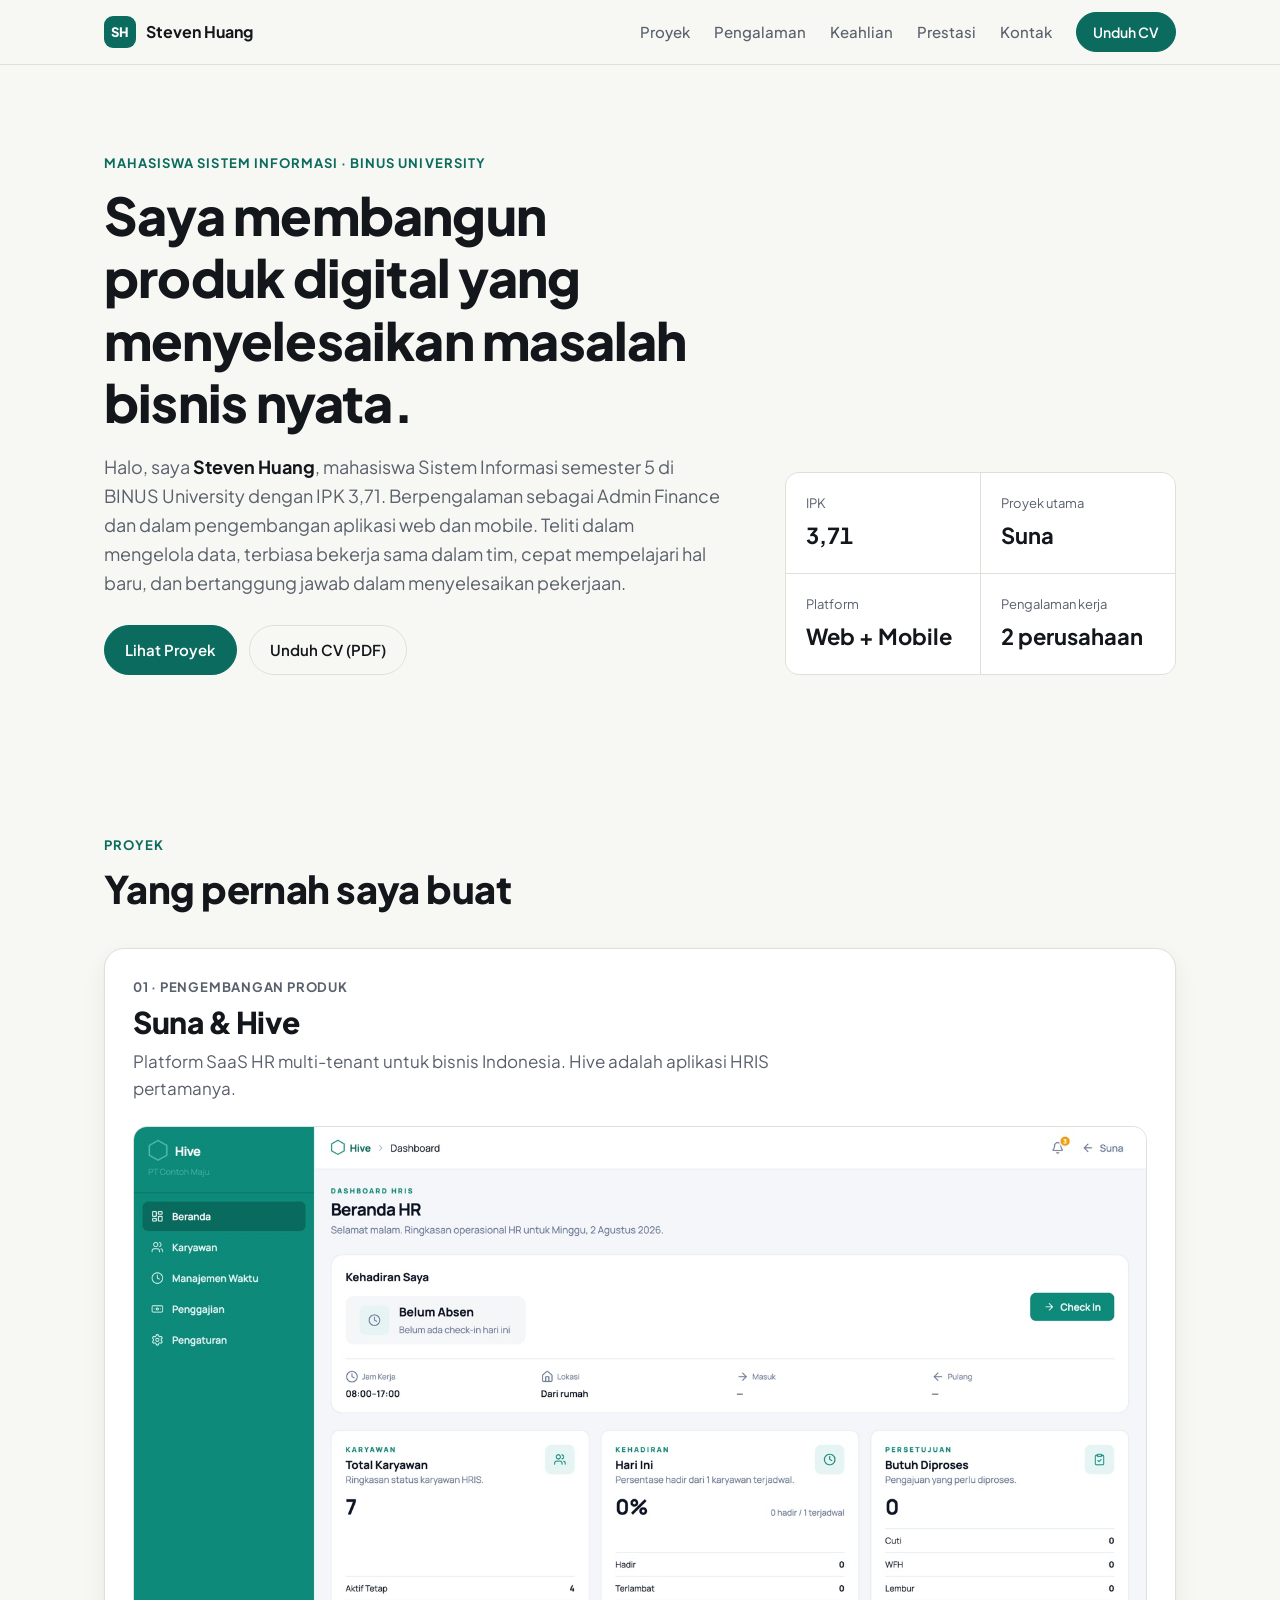
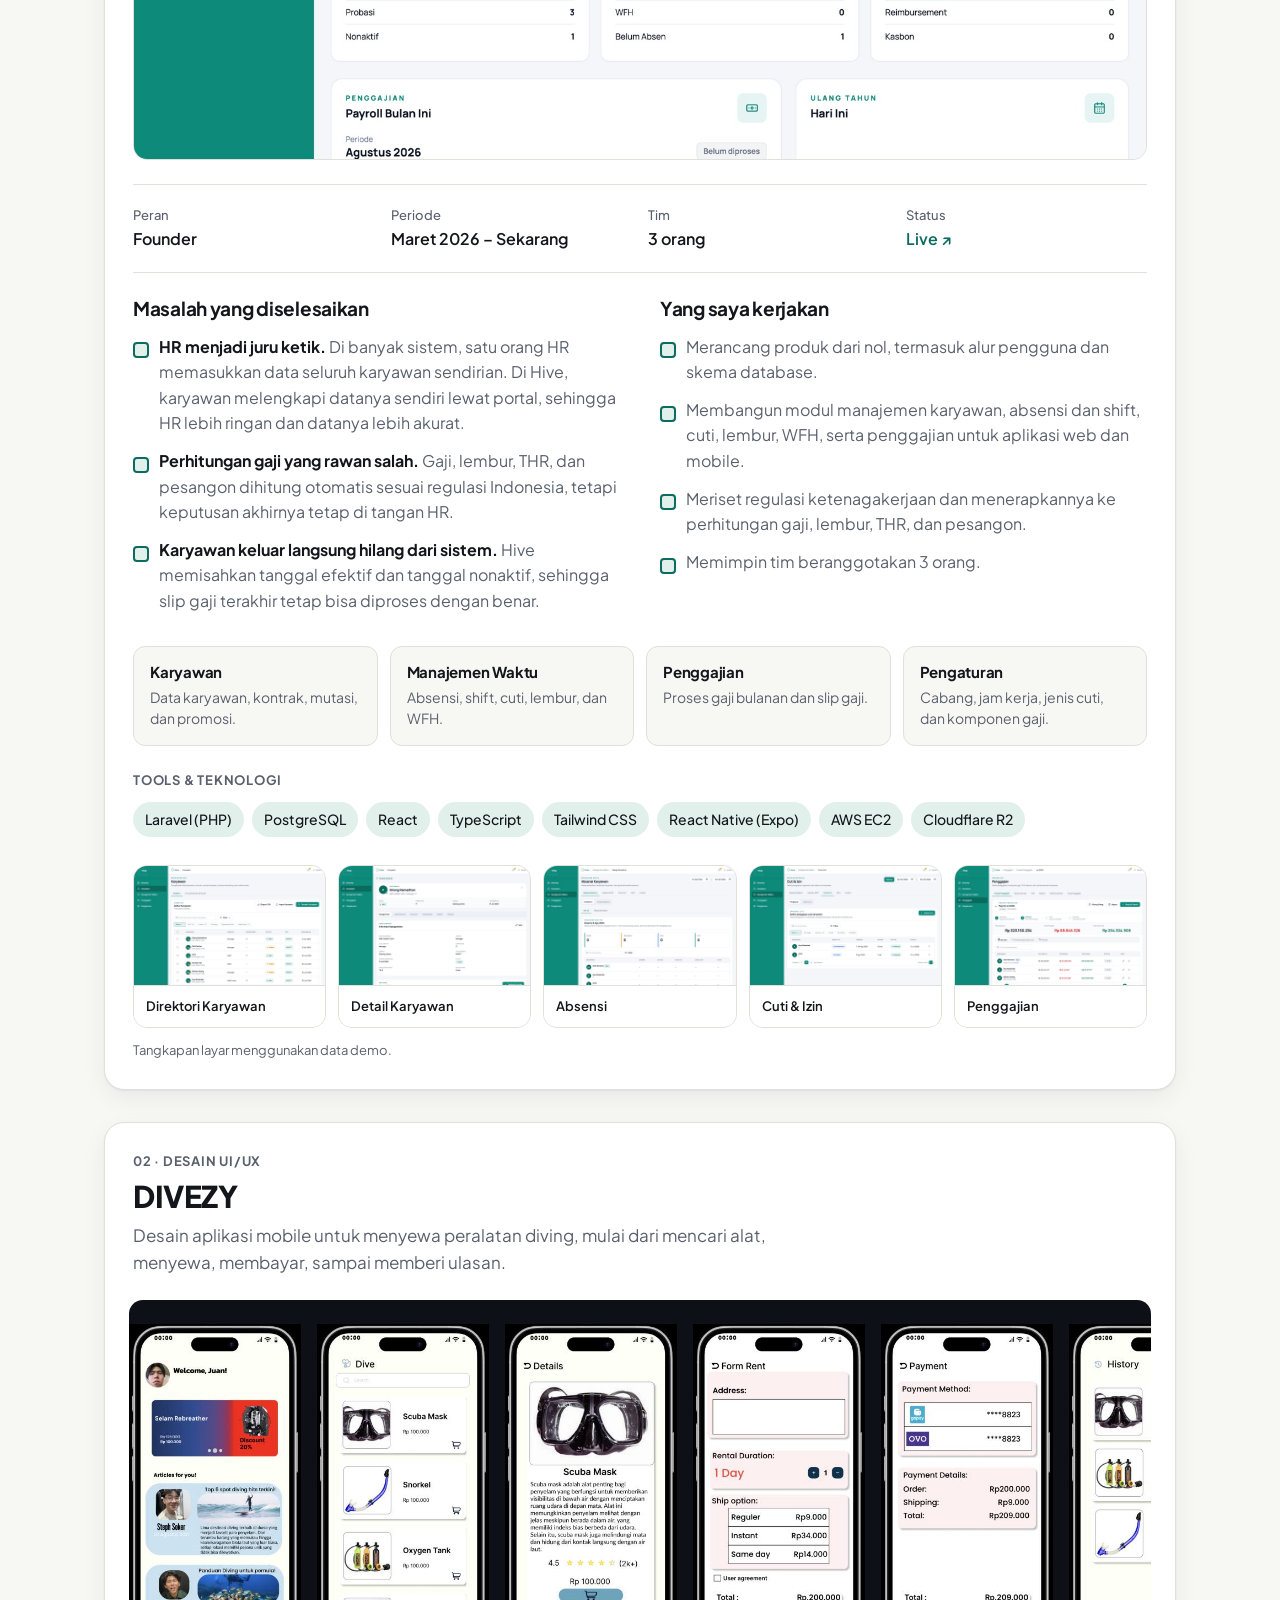
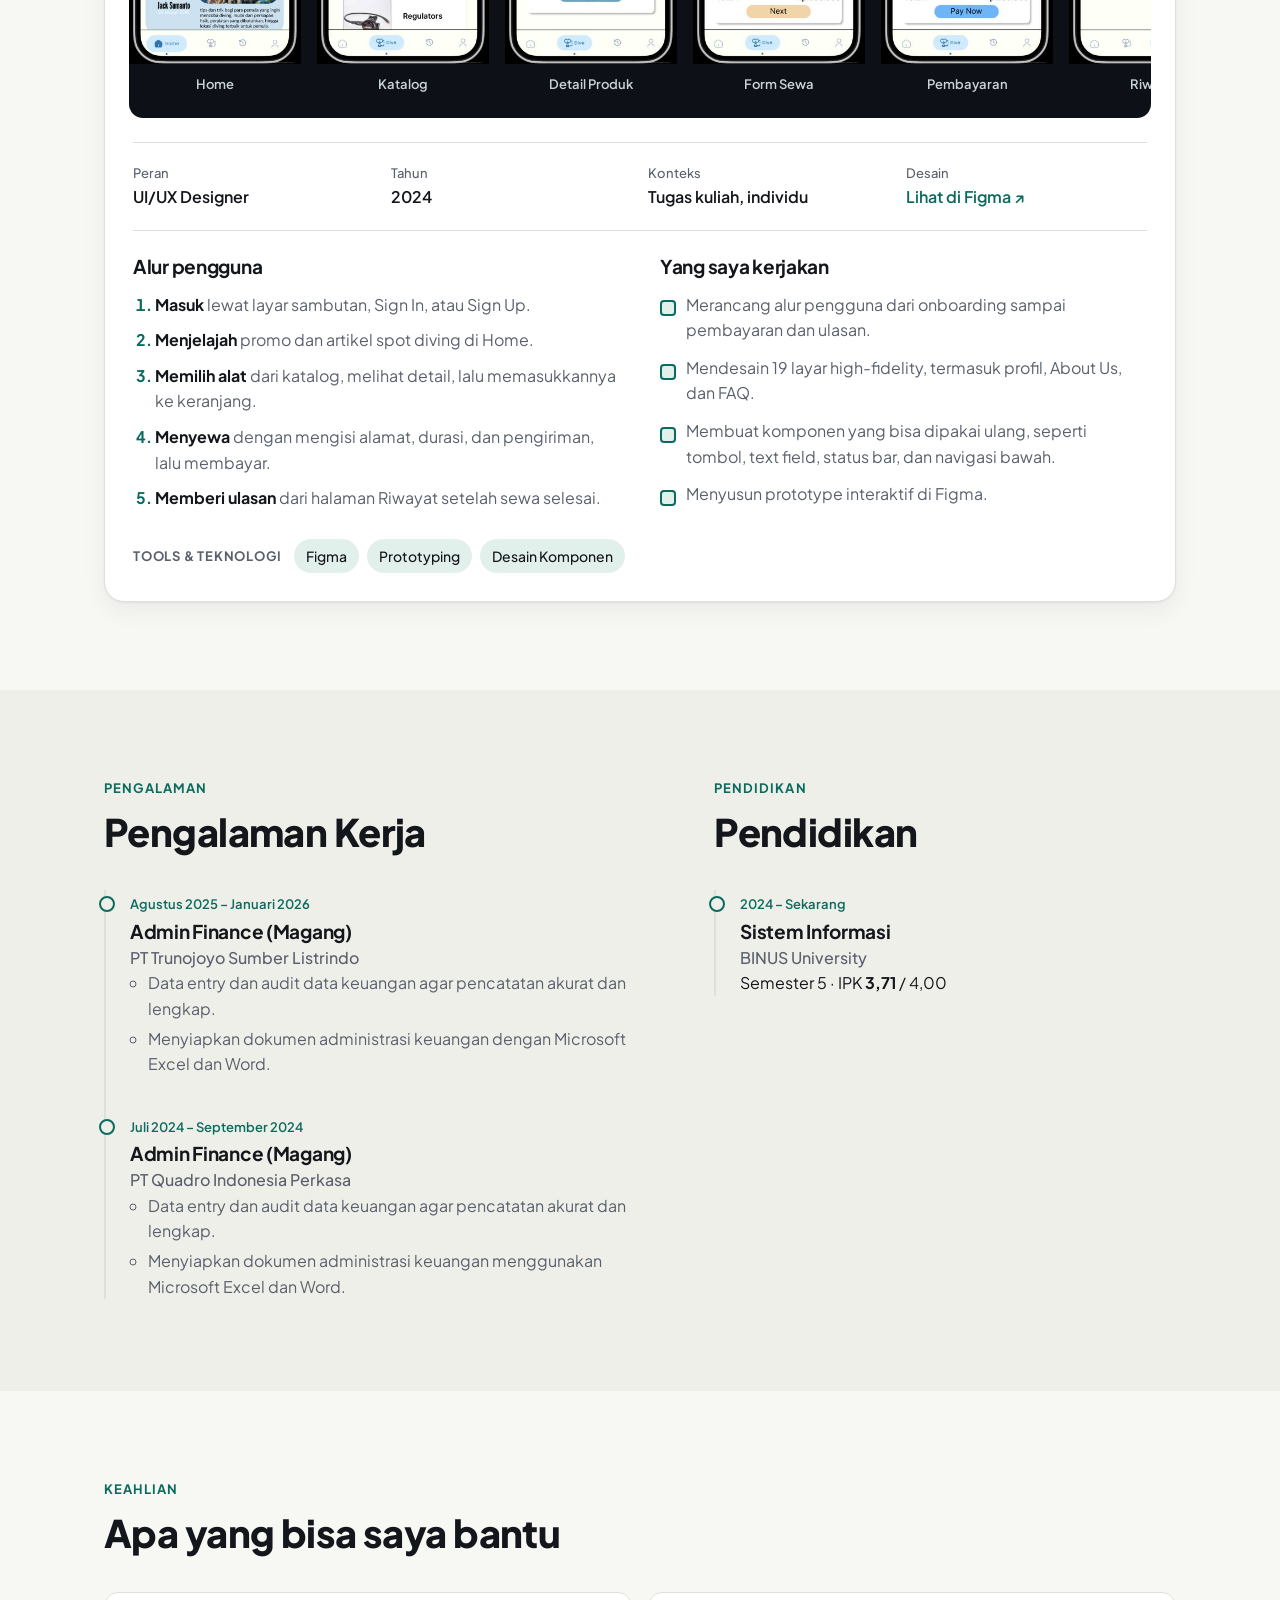
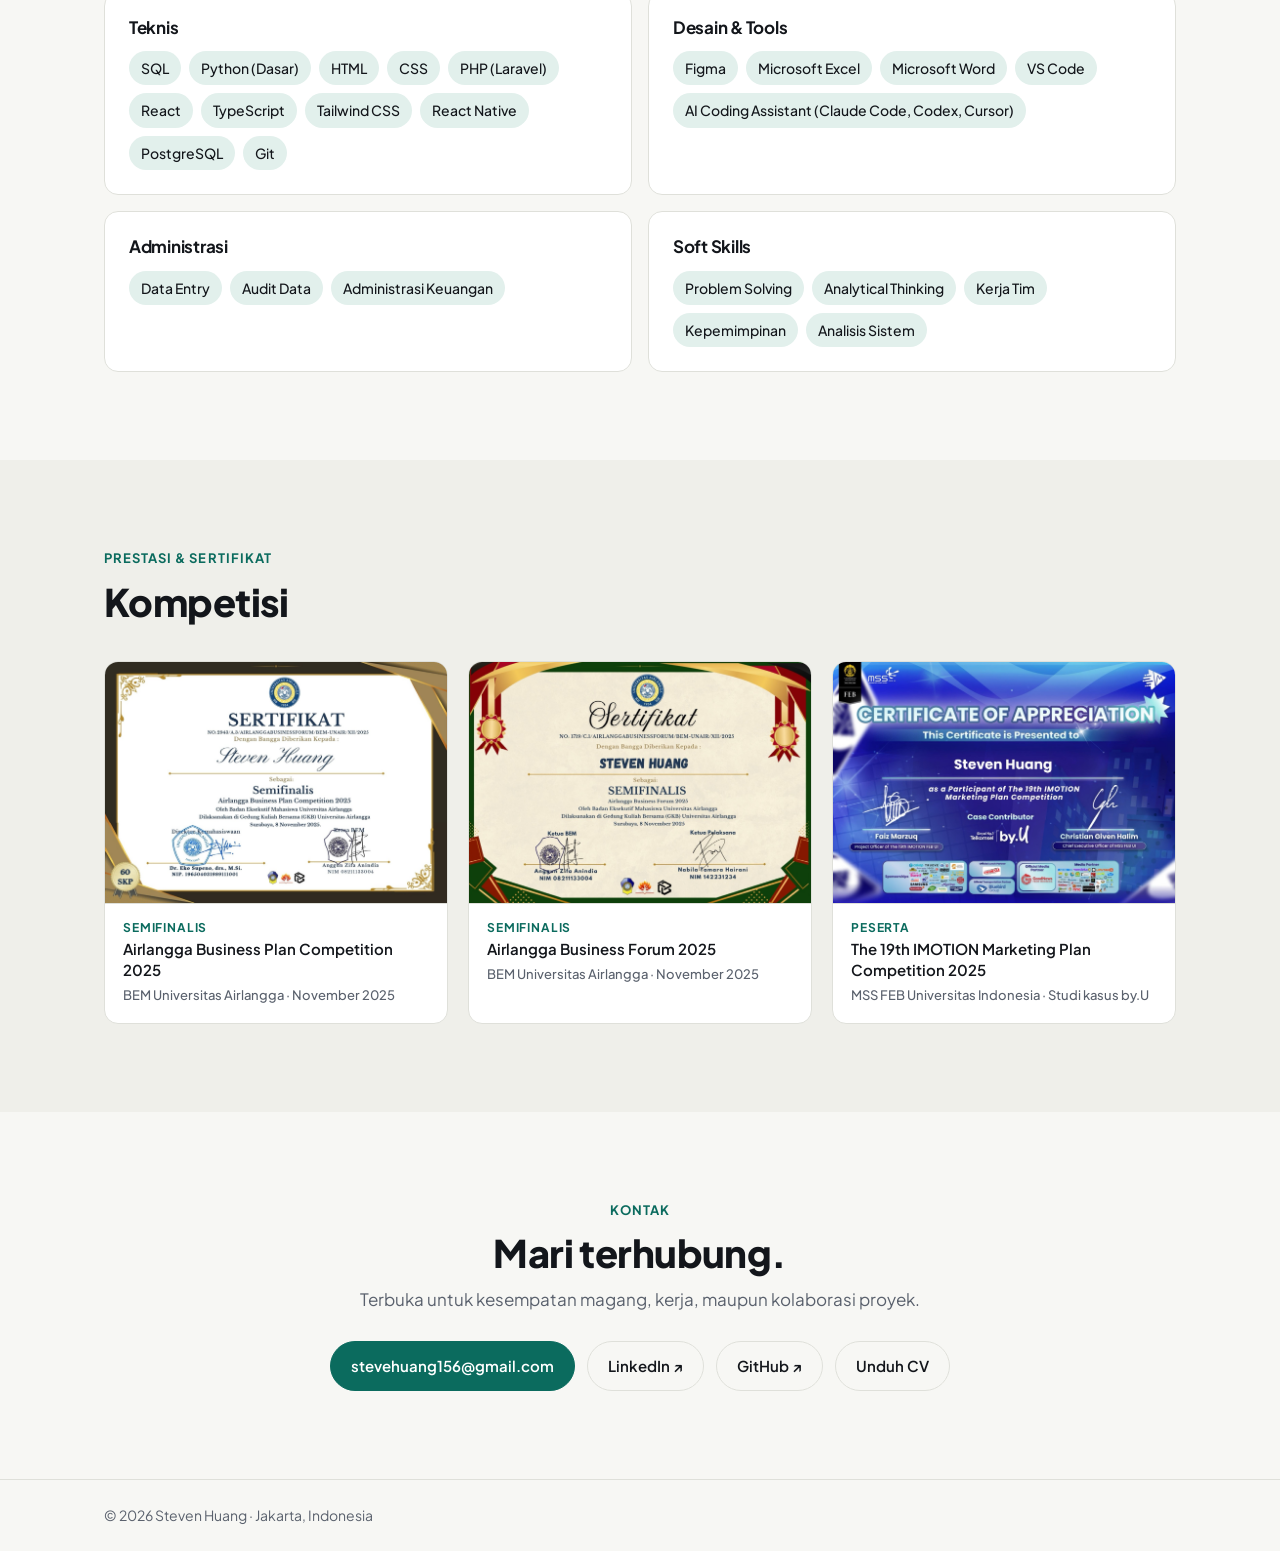
<file: index.html>
<!doctype html>
<html lang="id">
<head>
  <meta charset="utf-8">
  <meta name="viewport" content="width=device-width, initial-scale=1">
  <title>Steven Huang — Portofolio</title>
  <meta name="description" content="Portofolio Steven Huang, mahasiswa Sistem Informasi BINUS University.">
  <meta property="og:title" content="Steven Huang — Portofolio">
  <meta property="og:description" content="Mahasiswa Sistem Informasi BINUS University.">
  <meta property="og:image" content="assets/img/hive/dashboard-hr.jpg">
  <meta name="theme-color" content="#0b6b5e">
  <link rel="icon" href="data:image/svg+xml,%3Csvg xmlns='http://www.w3.org/2000/svg' viewBox='0 0 32 32'%3E%3Crect width='32' height='32' rx='8' fill='%230b6b5e'/%3E%3Ctext x='16' y='22' font-family='Arial' font-weight='700' font-size='15' fill='white' text-anchor='middle'%3ESH%3C/text%3E%3C/svg%3E">
  <link rel="preconnect" href="https://fonts.googleapis.com">
  <link rel="preconnect" href="https://fonts.gstatic.com" crossorigin>
  <link href="https://fonts.googleapis.com/css2?family=Plus+Jakarta+Sans:wght@400;500;600;700;800&display=swap" rel="stylesheet">
  <link rel="stylesheet" href="assets/css/style.css">
</head>
<body>

<header class="nav" id="top">
  <div class="wrap nav-inner">
    <a class="brand" href="#top" aria-label="Kembali ke atas"><span class="brand-mark">SH</span>Steven Huang</a>
    <button class="nav-toggle" aria-expanded="false" aria-controls="nav-links" aria-label="Buka menu">
      <span></span><span></span>
    </button>
    <nav id="nav-links" class="nav-links">
      <a href="#proyek">Proyek</a>
      <a href="#pengalaman">Pengalaman</a>
      <a href="#keahlian">Keahlian</a>
      <a href="#prestasi">Prestasi</a>
      <a href="#kontak">Kontak</a>
      <a class="btn btn-small" href="cv/CV_Steven_Huang_ATS.pdf" download>Unduh CV</a>
    </nav>
  </div>
</header>

<main>

  <!-- HERO -->
  <section class="hero">
    <div class="wrap hero-grid">
      <div class="hero-copy">
        <p class="eyebrow">Mahasiswa Sistem Informasi · BINUS University</p>
        <h1>Saya membangun produk digital yang menyelesaikan masalah bisnis nyata.</h1>
        <p class="lead">Halo, saya <strong>Steven Huang</strong>, mahasiswa Sistem Informasi semester 5 di BINUS University dengan IPK 3,71. Berpengalaman sebagai Admin Finance dan dalam pengembangan aplikasi web dan mobile. Teliti dalam mengelola data, terbiasa bekerja sama dalam tim, cepat mempelajari hal baru, dan bertanggung jawab dalam menyelesaikan pekerjaan.</p>
        <div class="hero-cta">
          <a class="btn" href="#proyek">Lihat Proyek</a>
          <a class="btn btn-ghost" href="cv/CV_Steven_Huang_ATS.pdf" download>Unduh CV (PDF)</a>
        </div>
      </div>
      <dl class="stats">
        <div><dt>IPK</dt><dd>3,71</dd></div>
        <div><dt>Proyek utama</dt><dd>Suna</dd></div>
        <div><dt>Platform</dt><dd>Web + Mobile</dd></div>
        <div><dt>Pengalaman kerja</dt><dd>2 perusahaan</dd></div>
      </dl>
    </div>
  </section>

  <!-- PROYEK -->
  <section id="proyek" class="section">
    <div class="wrap">
      <div class="section-head">
        <p class="eyebrow">Proyek</p>
        <h2>Yang pernah saya buat</h2>
      </div>

      <article class="case">
        <header class="case-head">
          <p class="case-kicker">01 · Pengembangan Produk</p>
          <h3 class="case-title">Suna &amp; Hive</h3>
          <p class="case-sub">Platform SaaS HR multi-tenant untuk bisnis Indonesia. Hive adalah aplikasi HRIS pertamanya.</p>
        </header>
        <figure class="case-hero">
          <button class="shot shot-main" data-src="assets/img/hive/dashboard-hr.jpg" data-caption="Beranda HR: ringkasan karyawan, kehadiran hari ini, dan pengajuan yang menunggu persetujuan.">
            <img src="assets/img/hive/dashboard-hr.jpg" alt="Tampilan beranda HR di aplikasi Hive" loading="eager">
          </button>
        </figure>

        <div class="case-meta">
          <div class="meta-item"><span>Peran</span>Founder</div>
          <div class="meta-item"><span>Periode</span>Maret 2026 – Sekarang</div>
          <div class="meta-item"><span>Tim</span>3 orang</div>
          <div class="meta-item"><span>Status</span><a href="https://app.sunaplatform.com" target="_blank" rel="noopener">Live ↗</a></div>
        </div>

        <div class="case-body">
          <div class="case-col">
            <h3>Masalah yang diselesaikan</h3>
            <ul class="ticks">
              <li><strong>HR menjadi juru ketik.</strong> Di banyak sistem, satu orang HR memasukkan data seluruh karyawan sendirian. Di Hive, karyawan melengkapi datanya sendiri lewat portal, sehingga HR lebih ringan dan datanya lebih akurat.</li>
              <li><strong>Perhitungan gaji yang rawan salah.</strong> Gaji, lembur, THR, dan pesangon dihitung otomatis sesuai regulasi Indonesia, tetapi keputusan akhirnya tetap di tangan HR.</li>
              <li><strong>Karyawan keluar langsung hilang dari sistem.</strong> Hive memisahkan tanggal efektif dan tanggal nonaktif, sehingga slip gaji terakhir tetap bisa diproses dengan benar.</li>
            </ul>
          </div>
          <div class="case-col">
            <h3>Yang saya kerjakan</h3>
            <ul class="ticks">
              <li>Merancang produk dari nol, termasuk alur pengguna dan skema database.</li>
              <li>Membangun modul manajemen karyawan, absensi dan shift, cuti, lembur, WFH, serta penggajian untuk aplikasi web dan mobile.</li>
              <li>Meriset regulasi ketenagakerjaan dan menerapkannya ke perhitungan gaji, lembur, THR, dan pesangon.</li>
              <li>Memimpin tim beranggotakan 3 orang.</li>
            </ul>
          </div>
        </div>

        <div class="modules">
          <div class="module"><h4>Karyawan</h4><p>Data karyawan, kontrak, mutasi, dan promosi.</p></div>
          <div class="module"><h4>Manajemen Waktu</h4><p>Absensi, shift, cuti, lembur, dan WFH.</p></div>
          <div class="module"><h4>Penggajian</h4><p>Proses gaji bulanan dan slip gaji.</p></div>
          <div class="module"><h4>Pengaturan</h4><p>Cabang, jam kerja, jenis cuti, dan komponen gaji.</p></div>
        </div>

        <div class="stack">
          <span class="stack-label">Tools &amp; Teknologi</span>
          <ul class="chips">
            <li>Laravel (PHP)</li><li>PostgreSQL</li><li>React</li><li>TypeScript</li><li>Tailwind CSS</li><li>React Native (Expo)</li><li>AWS EC2</li><li>Cloudflare R2</li>
          </ul>
        </div>

        <div class="gallery">
          <button class="shot" data-src="assets/img/hive/employees.jpg" data-caption="Direktori karyawan dengan filter status, impor, dan ekspor CSV.">
            <img src="assets/img/hive/employees.jpg" alt="Daftar karyawan di Hive" loading="lazy"><span>Direktori Karyawan</span>
          </button>
          <button class="shot" data-src="assets/img/hive/employee-detail.jpg" data-caption="Detail karyawan: kepegawaian, data personal, dokumen, kompensasi, disiplin, dan riwayat.">
            <img src="assets/img/hive/employee-detail.jpg" alt="Detail karyawan di Hive" loading="lazy"><span>Detail Karyawan</span>
          </button>
          <button class="shot" data-src="assets/img/hive/time-attendance.jpg" data-caption="Rekap kehadiran harian beserta koreksi absensi.">
            <img src="assets/img/hive/time-attendance.jpg" alt="Absensi karyawan di Hive" loading="lazy"><span>Absensi</span>
          </button>
          <button class="shot" data-src="assets/img/hive/time-leave.jpg" data-caption="Pengajuan dan persetujuan cuti, lengkap dengan saldo cuti.">
            <img src="assets/img/hive/time-leave.jpg" alt="Cuti dan izin di Hive" loading="lazy"><span>Cuti &amp; Izin</span>
          </button>
          <button class="shot" data-src="assets/img/hive/payroll-detail.jpg" data-caption="Proses penggajian bulanan beserta alur persetujuannya.">
            <img src="assets/img/hive/payroll-detail.jpg" alt="Proses penggajian di Hive" loading="lazy"><span>Penggajian</span>
          </button>
        </div>
        <p class="note">Tangkapan layar menggunakan data demo.</p>
      </article>

      <article class="case">
        <header class="case-head">
          <p class="case-kicker">02 · Desain UI/UX</p>
          <h3 class="case-title">DIVEZY</h3>
          <p class="case-sub">Desain aplikasi mobile untuk menyewa peralatan diving, mulai dari mencari alat, menyewa, membayar, sampai memberi ulasan.</p>
        </header>

        <div class="phones">
          <button class="phone" data-src="assets/img/divezy/03-home.png" data-caption="Home: promo peralatan dan artikel seputar spot diving.">
            <img src="assets/img/divezy/03-home.png" alt="Layar home aplikasi DIVEZY" loading="lazy"><span>Home</span>
          </button>
          <button class="phone" data-src="assets/img/divezy/05-katalog.png" data-caption="Katalog peralatan diving yang bisa disewa.">
            <img src="assets/img/divezy/05-katalog.png" alt="Layar katalog peralatan DIVEZY" loading="lazy"><span>Katalog</span>
          </button>
          <button class="phone" data-src="assets/img/divezy/06-detail.png" data-caption="Detail produk dengan deskripsi, rating, dan harga sewa.">
            <img src="assets/img/divezy/06-detail.png" alt="Layar detail produk DIVEZY" loading="lazy"><span>Detail Produk</span>
          </button>
          <button class="phone" data-src="assets/img/divezy/08-form-sewa.png" data-caption="Form sewa: alamat, durasi sewa, dan pilihan pengiriman.">
            <img src="assets/img/divezy/08-form-sewa.png" alt="Layar form sewa DIVEZY" loading="lazy"><span>Form Sewa</span>
          </button>
          <button class="phone" data-src="assets/img/divezy/09-pembayaran.png" data-caption="Pembayaran dengan e-wallet dan rincian biaya.">
            <img src="assets/img/divezy/09-pembayaran.png" alt="Layar pembayaran DIVEZY" loading="lazy"><span>Pembayaran</span>
          </button>
          <button class="phone" data-src="assets/img/divezy/10-riwayat.png" data-caption="Riwayat sewa beserta status dan tombol untuk memberi ulasan.">
            <img src="assets/img/divezy/10-riwayat.png" alt="Layar riwayat sewa DIVEZY" loading="lazy"><span>Riwayat</span>
          </button>
          <button class="phone" data-src="assets/img/divezy/01-welcome.png" data-caption="Layar sambutan dengan pilihan Sign In dan Sign Up.">
            <img src="assets/img/divezy/01-welcome.png" alt="Layar sambutan DIVEZY" loading="lazy"><span>Welcome</span>
          </button>
          <button class="phone" data-src="assets/img/divezy/02-sign-in.png" data-caption="Halaman Sign In.">
            <img src="assets/img/divezy/02-sign-in.png" alt="Layar sign in DIVEZY" loading="lazy"><span>Sign In</span>
          </button>
          <button class="phone" data-src="assets/img/divezy/04-artikel.png" data-caption="Detail artikel tentang spot diving terbaik.">
            <img src="assets/img/divezy/04-artikel.png" alt="Layar artikel DIVEZY" loading="lazy"><span>Artikel</span>
          </button>
          <button class="phone" data-src="assets/img/divezy/07-keranjang.png" data-caption="Keranjang berisi peralatan yang akan disewa.">
            <img src="assets/img/divezy/07-keranjang.png" alt="Layar keranjang DIVEZY" loading="lazy"><span>Keranjang</span>
          </button>
          <button class="phone" data-src="assets/img/divezy/11-ulasan.png" data-caption="Memberi rating bintang dan ulasan setelah sewa selesai.">
            <img src="assets/img/divezy/11-ulasan.png" alt="Layar ulasan DIVEZY" loading="lazy"><span>Ulasan</span>
          </button>
        </div>

        <div class="case-meta">
          <div class="meta-item"><span>Peran</span>UI/UX Designer</div>
          <div class="meta-item"><span>Tahun</span>2024</div>
          <div class="meta-item"><span>Konteks</span>Tugas kuliah, individu</div>
          <div class="meta-item"><span>Desain</span><a href="https://www.figma.com/design/dALjpf8xevjHsR0HKppSNi/DIVEZY?node-id=0-1" target="_blank" rel="noopener">Lihat di Figma ↗</a></div>
        </div>

        <div class="case-body">
          <div class="case-col">
            <h3>Alur pengguna</h3>
            <ol class="flow">
              <li><strong>Masuk</strong> lewat layar sambutan, Sign In, atau Sign Up.</li>
              <li><strong>Menjelajah</strong> promo dan artikel spot diving di Home.</li>
              <li><strong>Memilih alat</strong> dari katalog, melihat detail, lalu memasukkannya ke keranjang.</li>
              <li><strong>Menyewa</strong> dengan mengisi alamat, durasi, dan pengiriman, lalu membayar.</li>
              <li><strong>Memberi ulasan</strong> dari halaman Riwayat setelah sewa selesai.</li>
            </ol>
          </div>
          <div class="case-col">
            <h3>Yang saya kerjakan</h3>
            <ul class="ticks">
              <li>Merancang alur pengguna dari onboarding sampai pembayaran dan ulasan.</li>
              <li>Mendesain 19 layar high-fidelity, termasuk profil, About Us, dan FAQ.</li>
              <li>Membuat komponen yang bisa dipakai ulang, seperti tombol, text field, status bar, dan navigasi bawah.</li>
              <li>Menyusun prototype interaktif di Figma.</li>
            </ul>
          </div>
        </div>

        <div class="stack">
          <span class="stack-label">Tools &amp; Teknologi</span>
          <ul class="chips"><li>Figma</li><li>Prototyping</li><li>Desain Komponen</li></ul>
        </div>
      </article>
    </div>
  </section>

  <!-- PENGALAMAN & PENDIDIKAN -->
  <section id="pengalaman" class="section section-alt">
    <div class="wrap two-col">
      <div>
        <div class="section-head">
          <p class="eyebrow">Pengalaman</p>
          <h2>Pengalaman Kerja</h2>
        </div>
        <ol class="timeline">
          <li>
            <span class="tl-date">Agustus 2025 – Januari 2026</span>
            <h3>Admin Finance (Magang)</h3>
            <p class="tl-org">PT Trunojoyo Sumber Listrindo</p>
            <ul>
              <li>Data entry dan audit data keuangan agar pencatatan akurat dan lengkap.</li>
              <li>Menyiapkan dokumen administrasi keuangan dengan Microsoft Excel dan Word.</li>
            </ul>
          </li>
          <li>
            <span class="tl-date">Juli 2024 – September 2024</span>
            <h3>Admin Finance (Magang)</h3>
            <p class="tl-org">PT Quadro Indonesia Perkasa</p>
            <ul>
              <li>Data entry dan audit data keuangan agar pencatatan akurat dan lengkap.</li>
              <li>Menyiapkan dokumen administrasi keuangan menggunakan Microsoft Excel dan Word.</li>
            </ul>
          </li>
        </ol>
      </div>
      <div>
        <div class="section-head">
          <p class="eyebrow">Pendidikan</p>
          <h2>Pendidikan</h2>
        </div>
        <ol class="timeline">
          <li>
            <span class="tl-date">2024 – Sekarang</span>
            <h3>Sistem Informasi</h3>
            <p class="tl-org">BINUS University</p>
            <p>Semester 5 · IPK <strong>3,71</strong> / 4,00</p>
          </li>
        </ol>
      </div>
    </div>
  </section>

  <!-- KEAHLIAN -->
  <section id="keahlian" class="section">
    <div class="wrap">
      <div class="section-head">
        <p class="eyebrow">Keahlian</p>
        <h2>Apa yang bisa saya bantu</h2>
      </div>
      <div class="skills">
        <div class="skill-card">
          <h3>Teknis</h3>
          <ul class="chips"><li>SQL</li><li>Python (Dasar)</li><li>HTML</li><li>CSS</li><li>PHP (Laravel)</li><li>React</li><li>TypeScript</li><li>Tailwind CSS</li><li>React Native</li><li>PostgreSQL</li><li>Git</li></ul>
        </div>
        <div class="skill-card">
          <h3>Desain &amp; Tools</h3>
          <ul class="chips"><li>Figma</li><li>Microsoft Excel</li><li>Microsoft Word</li><li>VS Code</li><li>AI Coding Assistant (Claude Code, Codex, Cursor)</li></ul>
        </div>
        <div class="skill-card">
          <h3>Administrasi</h3>
          <ul class="chips"><li>Data Entry</li><li>Audit Data</li><li>Administrasi Keuangan</li></ul>
        </div>
        <div class="skill-card">
          <h3>Soft Skills</h3>
          <ul class="chips"><li>Problem Solving</li><li>Analytical Thinking</li><li>Kerja Tim</li><li>Kepemimpinan</li><li>Analisis Sistem</li></ul>
        </div>
      </div>
    </div>
  </section>

  <!-- PRESTASI -->
  <section id="prestasi" class="section section-alt">
    <div class="wrap">
      <div class="section-head">
        <p class="eyebrow">Prestasi &amp; Sertifikat</p>
        <h2>Kompetisi</h2>
      </div>
      <div class="certs">
        <button class="cert" data-src="assets/img/sertifikat/abpc-2025-semifinalis.jpg" data-caption="Semifinalis Airlangga Business Plan Competition 2025, BEM Universitas Airlangga.">
          <img src="assets/img/sertifikat/abpc-2025-semifinalis.jpg" alt="Sertifikat Semifinalis Airlangga Business Plan Competition 2025" loading="lazy">
          <span class="cert-body"><strong>Semifinalis</strong>Airlangga Business Plan Competition 2025<small>BEM Universitas Airlangga · November 2025</small></span>
        </button>
        <button class="cert" data-src="assets/img/sertifikat/abf-2025-semifinalis.jpg" data-caption="Semifinalis Airlangga Business Forum 2025, BEM Universitas Airlangga.">
          <img src="assets/img/sertifikat/abf-2025-semifinalis.jpg" alt="Sertifikat Semifinalis Airlangga Business Forum 2025" loading="lazy">
          <span class="cert-body"><strong>Semifinalis</strong>Airlangga Business Forum 2025<small>BEM Universitas Airlangga · November 2025</small></span>
        </button>
        <button class="cert" data-src="assets/img/sertifikat/imotion-19.jpg" data-caption="Peserta The 19th IMOTION Marketing Plan Competition 2025, MSS FEB Universitas Indonesia.">
          <img src="assets/img/sertifikat/imotion-19.jpg" alt="Sertifikat peserta The 19th IMOTION Marketing Plan Competition" loading="lazy">
          <span class="cert-body"><strong>Peserta</strong>The 19th IMOTION Marketing Plan Competition 2025<small>MSS FEB Universitas Indonesia · Studi kasus by.U</small></span>
        </button>
      </div>
    </div>
  </section>

  <!-- KONTAK -->
  <section id="kontak" class="section contact">
    <div class="wrap contact-inner">
      <p class="eyebrow">Kontak</p>
      <h2>Mari terhubung.</h2>
      <p class="section-sub">Terbuka untuk kesempatan magang, kerja, maupun kolaborasi proyek.</p>
      <div class="contact-links">
        <a class="btn" href="mailto:stevehuang156@gmail.com">stevehuang156@gmail.com</a>
        <a class="btn btn-ghost" href="https://www.linkedin.com/in/steven-huang-54b735326" target="_blank" rel="noopener">LinkedIn ↗</a>
        <a class="btn btn-ghost" href="https://github.com/digidawcik" target="_blank" rel="noopener">GitHub ↗</a>
        <a class="btn btn-ghost" href="cv/CV_Steven_Huang_ATS.pdf" download>Unduh CV</a>
      </div>
    </div>
  </section>

</main>

<footer class="footer">
  <div class="wrap">© <span id="year">2026</span> Steven Huang · Jakarta, Indonesia</div>
</footer>

<div class="lightbox" id="lightbox" role="dialog" aria-modal="true" aria-label="Pratinjau gambar" hidden>
  <button class="lb-close" aria-label="Tutup">×</button>
  <button class="lb-nav lb-prev" aria-label="Sebelumnya">‹</button>
  <figure>
    <img alt="">
    <figcaption></figcaption>
  </figure>
  <button class="lb-nav lb-next" aria-label="Berikutnya">›</button>
</div>

<script src="assets/js/main.js"></script>
</body>
</html>
</file>
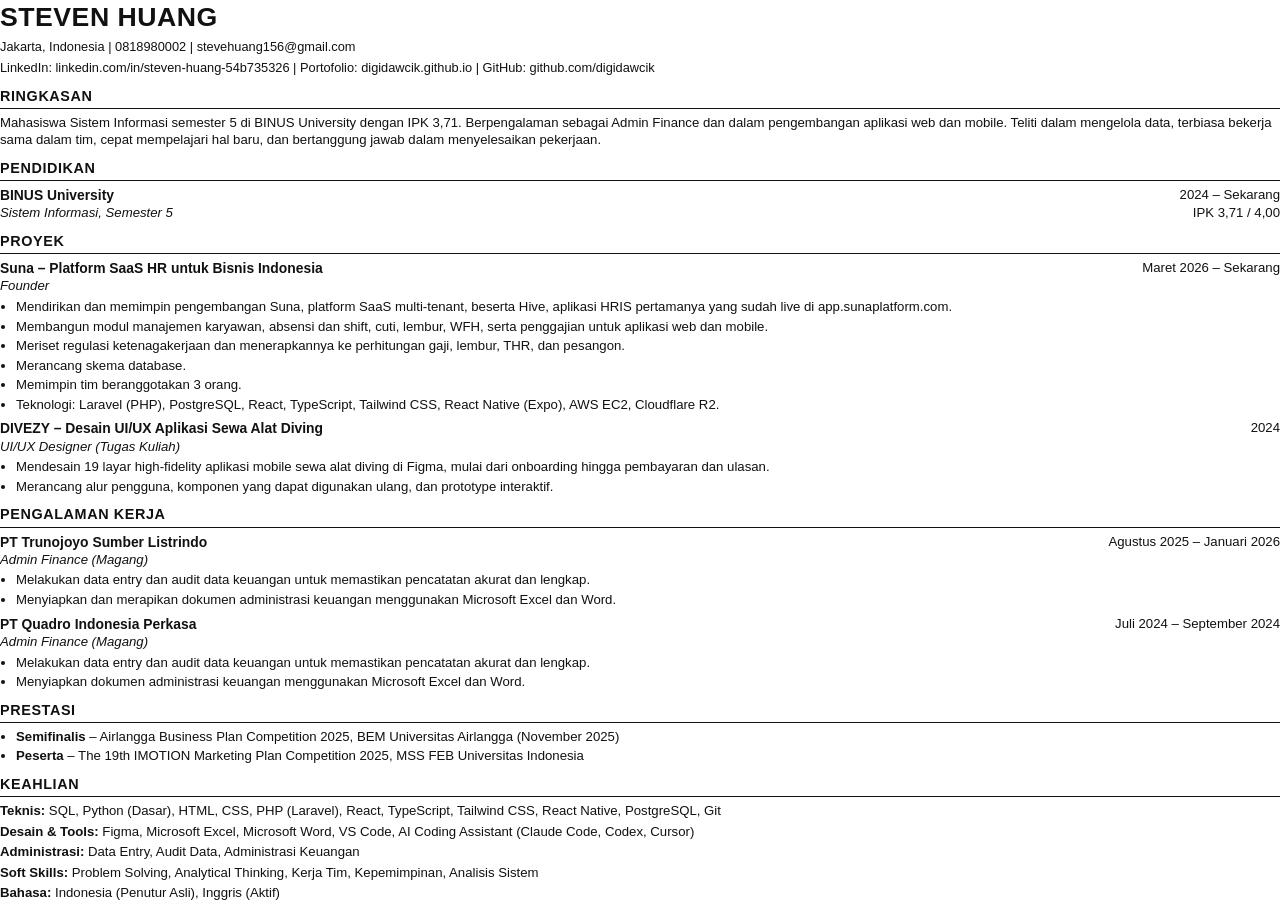
<file: cv/cv.html>
<!doctype html>
<html lang="id">
<head>
<meta charset="utf-8">
<title>CV Steven Huang</title>
<style>
  @page { size: A4; margin: 12mm 15mm 11mm; }
  * { box-sizing: border-box; }
  body { font-family: Arial, Helvetica, sans-serif; font-size: 9.9pt; line-height: 1.33; color: #111; margin: 0; }
  h1 { font-size: 20pt; margin: 0 0 3px; letter-spacing: .5px; }
  .contact { font-size: 9.6pt; margin: 0 0 4px; }
  .contact a { color: #111; text-decoration: none; }
  h2 { font-size: 10.8pt; text-transform: uppercase; letter-spacing: .6px; border-bottom: 1px solid #111; padding-bottom: 2px; margin: 10px 0 5px; }
  p { margin: 0 0 4px; }
  .entry { margin: 0 0 6px; }
  .row { display: flex; justify-content: space-between; gap: 12px; }
  .row strong { font-size: 10.4pt; }
  .date { white-space: nowrap; }
  .sub { font-style: italic; }
  ul { margin: 3px 0 0; padding-left: 16px; }
  li { margin: 0 0 2px; }
  .skills p { margin: 0 0 3px; }
</style>
</head>
<body>

<h1>STEVEN HUANG</h1>
<p class="contact">Jakarta, Indonesia | 0818980002 | <a href="mailto:stevehuang156@gmail.com">stevehuang156@gmail.com</a></p>
<p class="contact">LinkedIn: <a href="https://www.linkedin.com/in/steven-huang-54b735326">linkedin.com/in/steven-huang-54b735326</a> | Portofolio: <a href="https://digidawcik.github.io">digidawcik.github.io</a> | GitHub: <a href="https://github.com/digidawcik">github.com/digidawcik</a></p>

<h2>Ringkasan</h2>
<p>Mahasiswa Sistem Informasi semester 5 di BINUS University dengan IPK 3,71. Berpengalaman sebagai Admin Finance dan dalam pengembangan aplikasi web dan mobile. Teliti dalam mengelola data, terbiasa bekerja sama dalam tim, cepat mempelajari hal baru, dan bertanggung jawab dalam menyelesaikan pekerjaan.</p>

<h2>Pendidikan</h2>
<div class="entry">
  <div class="row"><strong>BINUS University</strong><span class="date">2024 – Sekarang</span></div>
  <div class="row"><span class="sub">Sistem Informasi, Semester 5</span><span>IPK 3,71 / 4,00</span></div>
</div>

<h2>Proyek</h2>
<div class="entry">
  <div class="row"><strong>Suna – Platform SaaS HR untuk Bisnis Indonesia</strong><span class="date">Maret 2026 – Sekarang</span></div>
  <div class="sub">Founder</div>
  <ul>
    <li>Mendirikan dan memimpin pengembangan Suna, platform SaaS multi-tenant, beserta Hive, aplikasi HRIS pertamanya yang sudah live di app.sunaplatform.com.</li>
    <li>Membangun modul manajemen karyawan, absensi dan shift, cuti, lembur, WFH, serta penggajian untuk aplikasi web dan mobile.</li>
    <li>Meriset regulasi ketenagakerjaan dan menerapkannya ke perhitungan gaji, lembur, THR, dan pesangon.</li>
    <li>Merancang skema database.</li>
    <li>Memimpin tim beranggotakan 3 orang.</li>
    <li>Teknologi: Laravel (PHP), PostgreSQL, React, TypeScript, Tailwind CSS, React Native (Expo), AWS EC2, Cloudflare R2.</li>
  </ul>
</div>
<div class="entry">
  <div class="row"><strong>DIVEZY – Desain UI/UX Aplikasi Sewa Alat Diving</strong><span class="date">2024</span></div>
  <div class="sub">UI/UX Designer (Tugas Kuliah)</div>
  <ul>
    <li>Mendesain 19 layar high-fidelity aplikasi mobile sewa alat diving di Figma, mulai dari onboarding hingga pembayaran dan ulasan.</li>
    <li>Merancang alur pengguna, komponen yang dapat digunakan ulang, dan prototype interaktif.</li>
  </ul>
</div>

<h2>Pengalaman Kerja</h2>
<div class="entry">
  <div class="row"><strong>PT Trunojoyo Sumber Listrindo</strong><span class="date">Agustus 2025 – Januari 2026</span></div>
  <div class="sub">Admin Finance (Magang)</div>
  <ul>
    <li>Melakukan data entry dan audit data keuangan untuk memastikan pencatatan akurat dan lengkap.</li>
    <li>Menyiapkan dan merapikan dokumen administrasi keuangan menggunakan Microsoft Excel dan Word.</li>
  </ul>
</div>
<div class="entry">
  <div class="row"><strong>PT Quadro Indonesia Perkasa</strong><span class="date">Juli 2024 – September 2024</span></div>
  <div class="sub">Admin Finance (Magang)</div>
  <ul>
    <li>Melakukan data entry dan audit data keuangan untuk memastikan pencatatan akurat dan lengkap.</li>
    <li>Menyiapkan dokumen administrasi keuangan menggunakan Microsoft Excel dan Word.</li>
  </ul>
</div>

<h2>Prestasi</h2>
<ul>
  <li><strong>Semifinalis</strong> – Airlangga Business Plan Competition 2025, BEM Universitas Airlangga (November 2025)</li>
  <li><strong>Peserta</strong> – The 19th IMOTION Marketing Plan Competition 2025, MSS FEB Universitas Indonesia</li>
</ul>

<h2>Keahlian</h2>
<div class="skills">
  <p><strong>Teknis:</strong> SQL, Python (Dasar), HTML, CSS, PHP (Laravel), React, TypeScript, Tailwind CSS, React Native, PostgreSQL, Git</p>
  <p><strong>Desain &amp; Tools:</strong> Figma, Microsoft Excel, Microsoft Word, VS Code, AI Coding Assistant (Claude Code, Codex, Cursor)</p>
  <p><strong>Administrasi:</strong> Data Entry, Audit Data, Administrasi Keuangan</p>
  <p><strong>Soft Skills:</strong> Problem Solving, Analytical Thinking, Kerja Tim, Kepemimpinan, Analisis Sistem</p>
  <p><strong>Bahasa:</strong> Indonesia (Penutur Asli), Inggris (Aktif)</p>
</div>

</body>
</html>
</file>
<file: assets/css/style.css>
:root {
  --bg: #f7f7f4;
  --bg-alt: #efefea;
  --surface: #ffffff;
  --ink: #13161b;
  --muted: #5a616d;
  --line: #dfe0da;
  --accent: #0b6b5e;
  --accent-ink: #ffffff;
  --accent-soft: #e2f0ec;
  --shadow: 0 1px 2px rgba(19, 22, 27, .05), 0 8px 24px rgba(19, 22, 27, .06);
  --radius: 14px;
  --wrap: 1120px;
  color-scheme: light;
}

@media (prefers-color-scheme: dark) {
  :root {
    --bg: #0f1214;
    --bg-alt: #141819;
    --surface: #1a1f21;
    --ink: #eef0ed;
    --muted: #a3aaa8;
    --line: #2a3133;
    --accent: #3fc1a8;
    --accent-ink: #062520;
    --accent-soft: #15302b;
    --shadow: 0 1px 2px rgba(0, 0, 0, .3), 0 8px 24px rgba(0, 0, 0, .25);
    color-scheme: dark;
  }
}

* { box-sizing: border-box; }
html { scroll-behavior: smooth; scroll-padding-top: 76px; }
@media (prefers-reduced-motion: reduce) { html { scroll-behavior: auto; } }

body {
  margin: 0;
  background: var(--bg);
  color: var(--ink);
  font-family: "Plus Jakarta Sans", system-ui, -apple-system, "Segoe UI", sans-serif;
  font-size: 16px;
  line-height: 1.6;
  -webkit-font-smoothing: antialiased;
}

img { max-width: 100%; display: block; }
a { color: var(--accent); }
h1, h2, h3, h4 { line-height: 1.2; margin: 0; letter-spacing: -0.015em; }

.wrap { width: 100%; max-width: var(--wrap); margin: 0 auto; padding: 0 24px; }
@media (max-width: 600px) { .wrap { padding: 0 16px; } }

.eyebrow {
  margin: 0 0 10px;
  font-size: 13px;
  font-weight: 700;
  letter-spacing: .08em;
  text-transform: uppercase;
  color: var(--accent);
}

/* ---------- Buttons ---------- */
.btn {
  display: inline-flex;
  align-items: center;
  justify-content: center;
  gap: 8px;
  padding: 12px 20px;
  border-radius: 999px;
  border: 1px solid var(--accent);
  background: var(--accent);
  color: var(--accent-ink);
  font-weight: 600;
  font-size: 15px;
  text-decoration: none;
  transition: transform .15s ease, opacity .15s ease;
}
.btn:hover { transform: translateY(-1px); opacity: .92; }
.btn:focus-visible, button:focus-visible, a:focus-visible { outline: 2px solid var(--accent); outline-offset: 3px; }
.btn-ghost { background: transparent; color: var(--ink); border-color: var(--line); }
.btn-ghost:hover { border-color: var(--ink); }
.btn-small { padding: 8px 16px; font-size: 14px; }

/* ---------- Nav ---------- */
.nav {
  position: sticky;
  top: 0;
  z-index: 20;
  background: color-mix(in srgb, var(--bg) 85%, transparent);
  backdrop-filter: saturate(160%) blur(12px);
  -webkit-backdrop-filter: saturate(160%) blur(12px);
  border-bottom: 1px solid var(--line);
}
.nav-inner { display: flex; align-items: center; justify-content: space-between; height: 64px; }
.brand { display: flex; align-items: center; gap: 10px; color: var(--ink); text-decoration: none; font-weight: 700; }
.brand-mark {
  display: grid; place-items: center;
  width: 32px; height: 32px; border-radius: 9px;
  background: var(--accent); color: var(--accent-ink);
  font-size: 13px; font-weight: 800;
}
.nav-links { display: flex; align-items: center; gap: 24px; }
.nav-links a:not(.btn) { color: var(--muted); text-decoration: none; font-size: 15px; font-weight: 500; }
.nav-links a:not(.btn):hover { color: var(--ink); }
.nav-toggle { display: none; }

@media (max-width: 800px) {
  .nav-toggle {
    display: grid; gap: 5px; place-content: center;
    width: 40px; height: 40px; border: 1px solid var(--line); border-radius: 10px;
    background: transparent; cursor: pointer;
  }
  .nav-toggle span { display: block; width: 18px; height: 2px; background: var(--ink); transition: transform .2s; }
  .nav-toggle[aria-expanded="true"] span:first-child { transform: translateY(3.5px) rotate(45deg); }
  .nav-toggle[aria-expanded="true"] span:last-child { transform: translateY(-3.5px) rotate(-45deg); }
  .nav-links {
    position: absolute; top: 64px; left: 0; right: 0;
    flex-direction: column; align-items: stretch; gap: 0;
    padding: 8px 16px 16px;
    background: var(--bg); border-bottom: 1px solid var(--line);
    display: none;
  }
  .nav-links.open { display: flex; }
  .nav-links a:not(.btn) { padding: 12px 0; border-bottom: 1px solid var(--line); }
  .nav-links .btn { margin-top: 12px; }
}

/* ---------- Hero ---------- */
.hero { padding: 88px 0 72px; }
.hero-grid { display: grid; grid-template-columns: 1.6fr 1fr; gap: 56px; align-items: end; }
.hero h1 { font-size: clamp(32px, 5vw, 52px); font-weight: 800; margin-bottom: 20px; }
.lead { font-size: 18px; color: var(--muted); max-width: 620px; margin: 0 0 28px; }
.lead strong { color: var(--ink); }
.hero-cta { display: flex; flex-wrap: wrap; gap: 12px; }

.stats {
  display: grid; grid-template-columns: 1fr 1fr; gap: 1px;
  margin: 0;
  background: var(--line);
  border: 1px solid var(--line); border-radius: var(--radius); overflow: hidden;
}
.stats div { background: var(--surface); padding: 20px; }
.stats dt { font-size: 13px; color: var(--muted); }
.stats dd { margin: 4px 0 0; font-size: 22px; font-weight: 700; font-variant-numeric: tabular-nums; }

@media (max-width: 860px) {
  .hero { padding: 56px 0 48px; }
  .hero-grid { grid-template-columns: 1fr; gap: 36px; }
  .lead { font-size: 17px; }
}

/* ---------- Sections ---------- */
.section { padding: 88px 0; }
.section-alt { background: var(--bg-alt); }
.section-head { margin-bottom: 36px; }
.section-head h2, .contact h2 { font-size: clamp(28px, 3.6vw, 38px); font-weight: 800; }
.section-sub { color: var(--muted); font-size: 17px; margin: 10px 0 0; max-width: 640px; }
@media (max-width: 600px) { .section { padding: 64px 0; } }

/* ---------- Case study ---------- */
.case {
  background: var(--surface);
  border: 1px solid var(--line);
  border-radius: calc(var(--radius) + 6px);
  box-shadow: var(--shadow);
  padding: 28px;
}
@media (max-width: 600px) { .case { padding: 16px; } }

.case-hero { margin: 0; }
.shot {
  display: block; width: 100%; padding: 0; border: 1px solid var(--line);
  border-radius: var(--radius); overflow: hidden; background: var(--bg-alt);
  cursor: zoom-in; text-align: left; color: inherit; font: inherit;
}
.shot img { width: 100%; aspect-ratio: 16 / 10; object-fit: cover; object-position: top left; transition: transform .35s ease; }
.shot:hover img { transform: scale(1.015); }

.case-meta {
  display: grid; grid-template-columns: repeat(4, 1fr); gap: 16px;
  margin: 24px 0; padding: 20px 0; border-top: 1px solid var(--line); border-bottom: 1px solid var(--line);
}
.meta-item { font-weight: 600; }
.meta-item span { display: block; font-size: 13px; font-weight: 500; color: var(--muted); }
.meta-item a { text-decoration: none; }
@media (max-width: 700px) { .case-meta { grid-template-columns: 1fr 1fr; } }

.case-body { display: grid; grid-template-columns: 1fr 1fr; gap: 40px; }
.case-col h3 { font-size: 19px; margin-bottom: 14px; }
@media (max-width: 800px) { .case-body { grid-template-columns: 1fr; gap: 24px; } }

.ticks { list-style: none; padding: 0; margin: 0; display: grid; gap: 12px; }
.ticks li { position: relative; padding-left: 26px; color: var(--muted); }
.ticks li strong { color: var(--ink); }
.ticks li::before {
  content: ""; position: absolute; left: 0; top: .55em;
  width: 12px; height: 12px; border-radius: 4px; background: var(--accent-soft); border: 2px solid var(--accent);
}

.modules { display: grid; grid-template-columns: repeat(4, 1fr); gap: 12px; margin: 32px 0 24px; }
.module { background: var(--bg); border: 1px solid var(--line); border-radius: 12px; padding: 16px; }
.module h4 { font-size: 15px; margin-bottom: 6px; }
.module p { margin: 0; font-size: 14px; color: var(--muted); line-height: 1.5; }
@media (max-width: 900px) { .modules { grid-template-columns: 1fr 1fr; } }
@media (max-width: 460px) { .modules { grid-template-columns: 1fr; } }

.stack { display: flex; flex-wrap: wrap; align-items: center; gap: 12px; margin-bottom: 28px; }
.stack-label { font-size: 13px; font-weight: 700; letter-spacing: .06em; text-transform: uppercase; color: var(--muted); }

.chips { list-style: none; display: flex; flex-wrap: wrap; gap: 8px; padding: 0; margin: 0; }
.chips li {
  padding: 6px 12px; border-radius: 999px;
  background: var(--accent-soft); color: var(--ink);
  font-size: 14px; font-weight: 500;
}

.gallery { display: grid; grid-template-columns: repeat(5, 1fr); gap: 12px; }
.gallery .shot span { display: block; padding: 10px 12px; font-size: 13px; font-weight: 600; border-top: 1px solid var(--line); background: var(--surface); }
@media (max-width: 900px) { .gallery { grid-template-columns: repeat(3, 1fr); } }
@media (max-width: 560px) { .gallery { grid-template-columns: 1fr 1fr; } }
.note { margin: 12px 0 0; font-size: 13px; color: var(--muted); }

.more {
  margin-top: 20px; padding: 18px 22px;
  border: 1px dashed var(--line); border-radius: var(--radius);
  color: var(--muted);
}
.more p { margin: 0; }
.more strong { color: var(--ink); }

/* ---------- Timeline ---------- */
.two-col { display: grid; grid-template-columns: 1.2fr 1fr; gap: 56px; }
@media (max-width: 860px) { .two-col { grid-template-columns: 1fr; gap: 48px; } }

.timeline { list-style: none; margin: 0; padding: 0; border-left: 2px solid var(--line); }
.timeline > li { position: relative; padding: 0 0 32px 24px; }
.timeline > li:last-child { padding-bottom: 0; }
.timeline > li::before {
  content: ""; position: absolute; left: -7px; top: 6px;
  width: 12px; height: 12px; border-radius: 50%;
  background: var(--bg-alt); border: 2px solid var(--accent);
}
.tl-date { font-size: 13px; font-weight: 600; color: var(--accent); }
.timeline h3 { font-size: 19px; margin: 4px 0 2px; }
.tl-org { margin: 0 0 8px; color: var(--muted); font-weight: 500; }
.timeline p { margin: 0; }
.timeline ul { margin: 0; padding-left: 18px; color: var(--muted); }
.timeline ul li { margin-bottom: 4px; }

/* ---------- Skills ---------- */
.skills { display: grid; grid-template-columns: repeat(2, 1fr); gap: 16px; }
.skill-card { background: var(--surface); border: 1px solid var(--line); border-radius: var(--radius); padding: 24px; }
.skill-card h3 { font-size: 17px; margin-bottom: 14px; }
@media (max-width: 700px) { .skills { grid-template-columns: 1fr; } }

/* ---------- Certificates ---------- */
.certs { display: grid; grid-template-columns: repeat(3, 1fr); gap: 20px; }
.cert {
  display: flex; flex-direction: column; text-align: left;
  padding: 0; border: 1px solid var(--line); border-radius: var(--radius); overflow: hidden;
  background: var(--surface); color: var(--ink); font: inherit; cursor: zoom-in;
  transition: transform .2s ease, box-shadow .2s ease;
}
.cert:hover { transform: translateY(-2px); box-shadow: var(--shadow); }
.cert img { aspect-ratio: 1.414 / 1; object-fit: cover; border-bottom: 1px solid var(--line); }
.cert-body { display: flex; flex-direction: column; gap: 2px; padding: 16px 18px 18px; font-size: 15px; font-weight: 600; line-height: 1.4; }
.cert-body strong { font-size: 12px; letter-spacing: .07em; text-transform: uppercase; color: var(--accent); }
.cert-body small { font-size: 13px; font-weight: 500; color: var(--muted); margin-top: 4px; }
@media (max-width: 860px) { .certs { grid-template-columns: 1fr 1fr; } }
@media (max-width: 560px) { .certs { grid-template-columns: 1fr; } }

/* ---------- Contact & footer ---------- */
.contact-inner { text-align: center; }
.contact .section-sub { margin: 10px auto 28px; }
.contact-links { display: flex; flex-wrap: wrap; justify-content: center; gap: 12px; }
.contact-links .btn { max-width: 100%; overflow-wrap: anywhere; }
.footer { border-top: 1px solid var(--line); padding: 24px 0; color: var(--muted); font-size: 14px; }

/* ---------- Lightbox ---------- */
.lightbox {
  position: fixed; inset: 0; z-index: 50;
  display: grid; grid-template-columns: auto 1fr auto; align-items: center; gap: 8px;
  padding: 24px; background: rgba(8, 10, 12, .95); backdrop-filter: blur(6px); -webkit-backdrop-filter: blur(6px);
}
.lightbox[hidden] { display: none; }
.lightbox figure { margin: 0; display: grid; justify-items: center; gap: 12px; min-width: 0; }
.lightbox img { max-height: 82vh; width: auto; border-radius: 10px; }
.lightbox figcaption { color: #e8ebe9; font-size: 15px; text-align: center; max-width: 720px; }
.lb-close, .lb-nav {
  border: 0; background: rgba(255, 255, 255, .12); color: #fff; cursor: pointer;
  width: 44px; height: 44px; border-radius: 50%; font-size: 28px; line-height: 1;
}
.lb-close { position: absolute; top: 16px; right: 16px; }
.lb-close:hover, .lb-nav:hover { background: rgba(255, 255, 255, .22); }
@media (max-width: 600px) {
  .lightbox { grid-template-columns: 1fr 1fr; padding: 64px 12px 16px; }
  .lightbox figure { grid-column: 1 / -1; grid-row: 1; }
  .lb-prev { justify-self: end; } .lb-next { justify-self: start; }
}

/* ---------- Project headers & UI/UX case ---------- */
.case + .case { margin-top: 32px; }
.case-head { margin-bottom: 24px; }
.case-kicker { margin: 0 0 6px; font-size: 13px; font-weight: 700; letter-spacing: .06em; text-transform: uppercase; color: var(--muted); }
.case-title { font-size: clamp(24px, 3vw, 30px); font-weight: 800; }
.case-sub { margin: 8px 0 0; color: var(--muted); font-size: 17px; max-width: 680px; }

.phones {
  display: grid; grid-auto-flow: column; grid-auto-columns: 172px; gap: 16px;
  overflow-x: auto; overscroll-behavior-x: contain; scroll-snap-type: x mandatory;
  padding: 24px; margin: 0 -4px;
  background: #0d1117; border-radius: var(--radius);
  scrollbar-width: thin; scrollbar-color: #3a414b transparent;
}
.phone {
  scroll-snap-align: start;
  display: flex; flex-direction: column; align-items: center; gap: 10px;
  padding: 0; border: 0; background: none; color: #c9d1d9; font: inherit; cursor: zoom-in;
}
.phone img { width: 100%; height: auto; transition: transform .25s ease; }
.phone:hover img { transform: translateY(-4px); }
.phone span { font-size: 13px; font-weight: 600; }
@media (max-width: 600px) { .phones { grid-auto-columns: 150px; padding: 16px; } }

.flow { margin: 0; padding-left: 22px; display: grid; gap: 10px; color: var(--muted); }
.flow li strong { color: var(--ink); }
.flow li::marker { color: var(--accent); font-weight: 700; }
.case-body + .stack { margin: 28px 0 0; }
</file>
